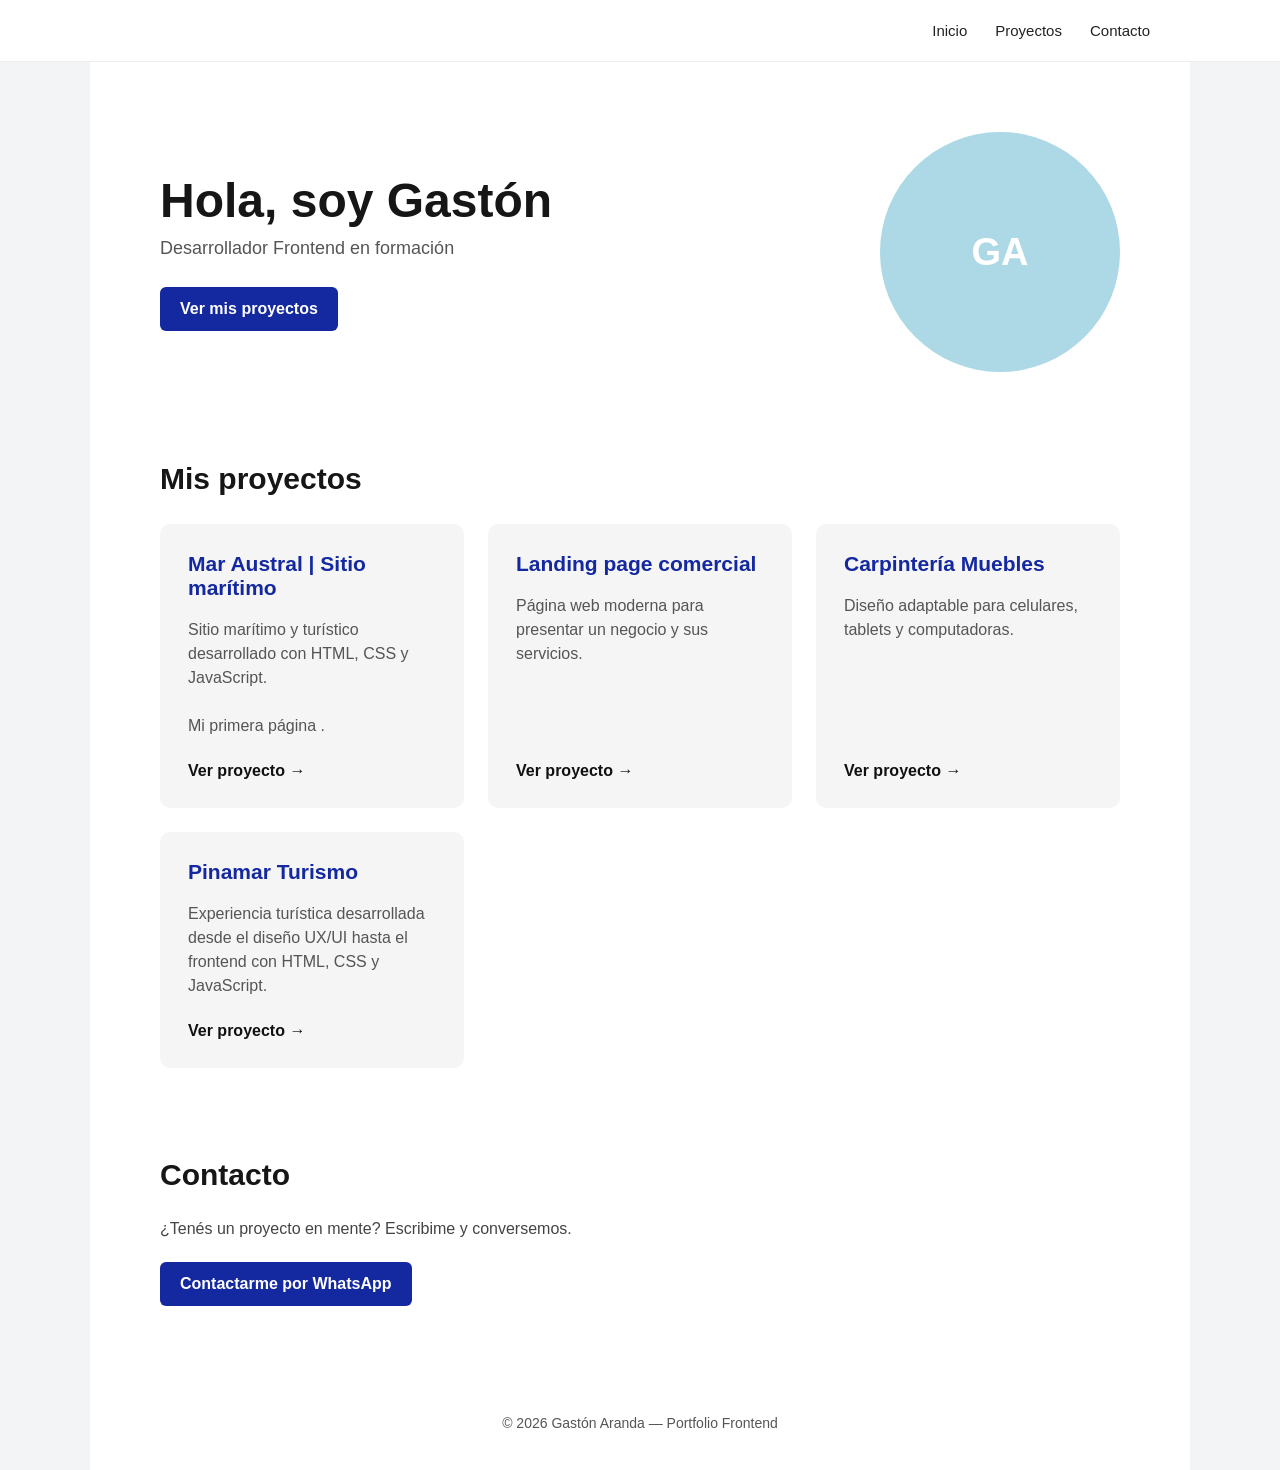
<file: index.html>
<!DOCTYPE html>
<html lang="es">
<head>
  <meta charset="UTF-8">
  <meta name="viewport" content="width=device-width, initial-scale=1.0">

  <title>Gastón Aranda | Portfolio Frontend</title>

  <link rel="stylesheet" href="estilos.css">
</head>

<body>
  <header>
    <nav class="navegacion">
      <a href="#inicio">Inicio</a>
      <a href="#proyectos">Proyectos</a>
      <a href="#contacto">Contacto</a>
    </nav>
  </header>

  <main class="contenedor">

    <section id="inicio" class="presentacion">
      <div class="presentacion-texto">
        <h1>Hola, soy Gastón</h1>
        <p>Desarrollador Frontend en formación</p>

        <a class="boton-principal" href="#proyectos">
          Ver mis proyectos
        </a>
      </div>

      <div class="avatar">GA</div>
    </section>

    <section id="proyectos" class="proyectos">
      <h2>Mis proyectos</h2>

      <div class="proyectos-lista">

        <article class="proyecto">
          <h3>Mar Austral | Sitio marítimo</h3>
          <p>Sitio marítimo y turístico desarrollado con HTML, CSS y JavaScript.</p><p>Mi primera página .</p>
          <a href="proyectos/proyecto-maritimo-ushuaia/index.html">Ver proyecto →</a>
        </article>

        <article class="proyecto">
          <h3>Landing page comercial</h3>
          <p>Página web moderna para presentar un negocio y sus servicios.</p>
          <a href="proyectos/servicios-profesionales/index.html">Ver proyecto →</a>
        </article>

        <article class="proyecto">
          <h3>Carpintería Muebles</h3>
          <p>Diseño adaptable para celulares, tablets y computadoras.</p>
          <a href="proyectos/Carpinteria-muebles/index.html">Ver proyecto →</a>
        </article>

        <article class="proyecto">
    <h3>Pinamar Turismo</h3>

    <p>
        Experiencia turística desarrollada desde el diseño UX/UI
        hasta el frontend con HTML, CSS y JavaScript.
    </p>

    <a href="proyectos/pinamar-turismo/index.html">
        Ver proyecto →
    </a>
</article>

      </div>
    </section>

    <section id="contacto" class="contacto">
      <h2>Contacto</h2>
      <p>¿Tenés un proyecto en mente? Escribime y conversemos.</p>

      <a
        class="boton-contacto"
        href="https://wa.me/5492901488020?text=Hola%2C%20vi%20tu%20portfolio%20y%20quiero%20hacerte%20una%20consulta."
        target="_blank"
        rel="noopener noreferrer"
      >
        Contactarme por WhatsApp
      </a>
    </section>

  </main>

  <footer>
    <p>© 2026 Gastón Aranda — Portfolio Frontend</p>
  </footer>
</body>
</html>
</file>
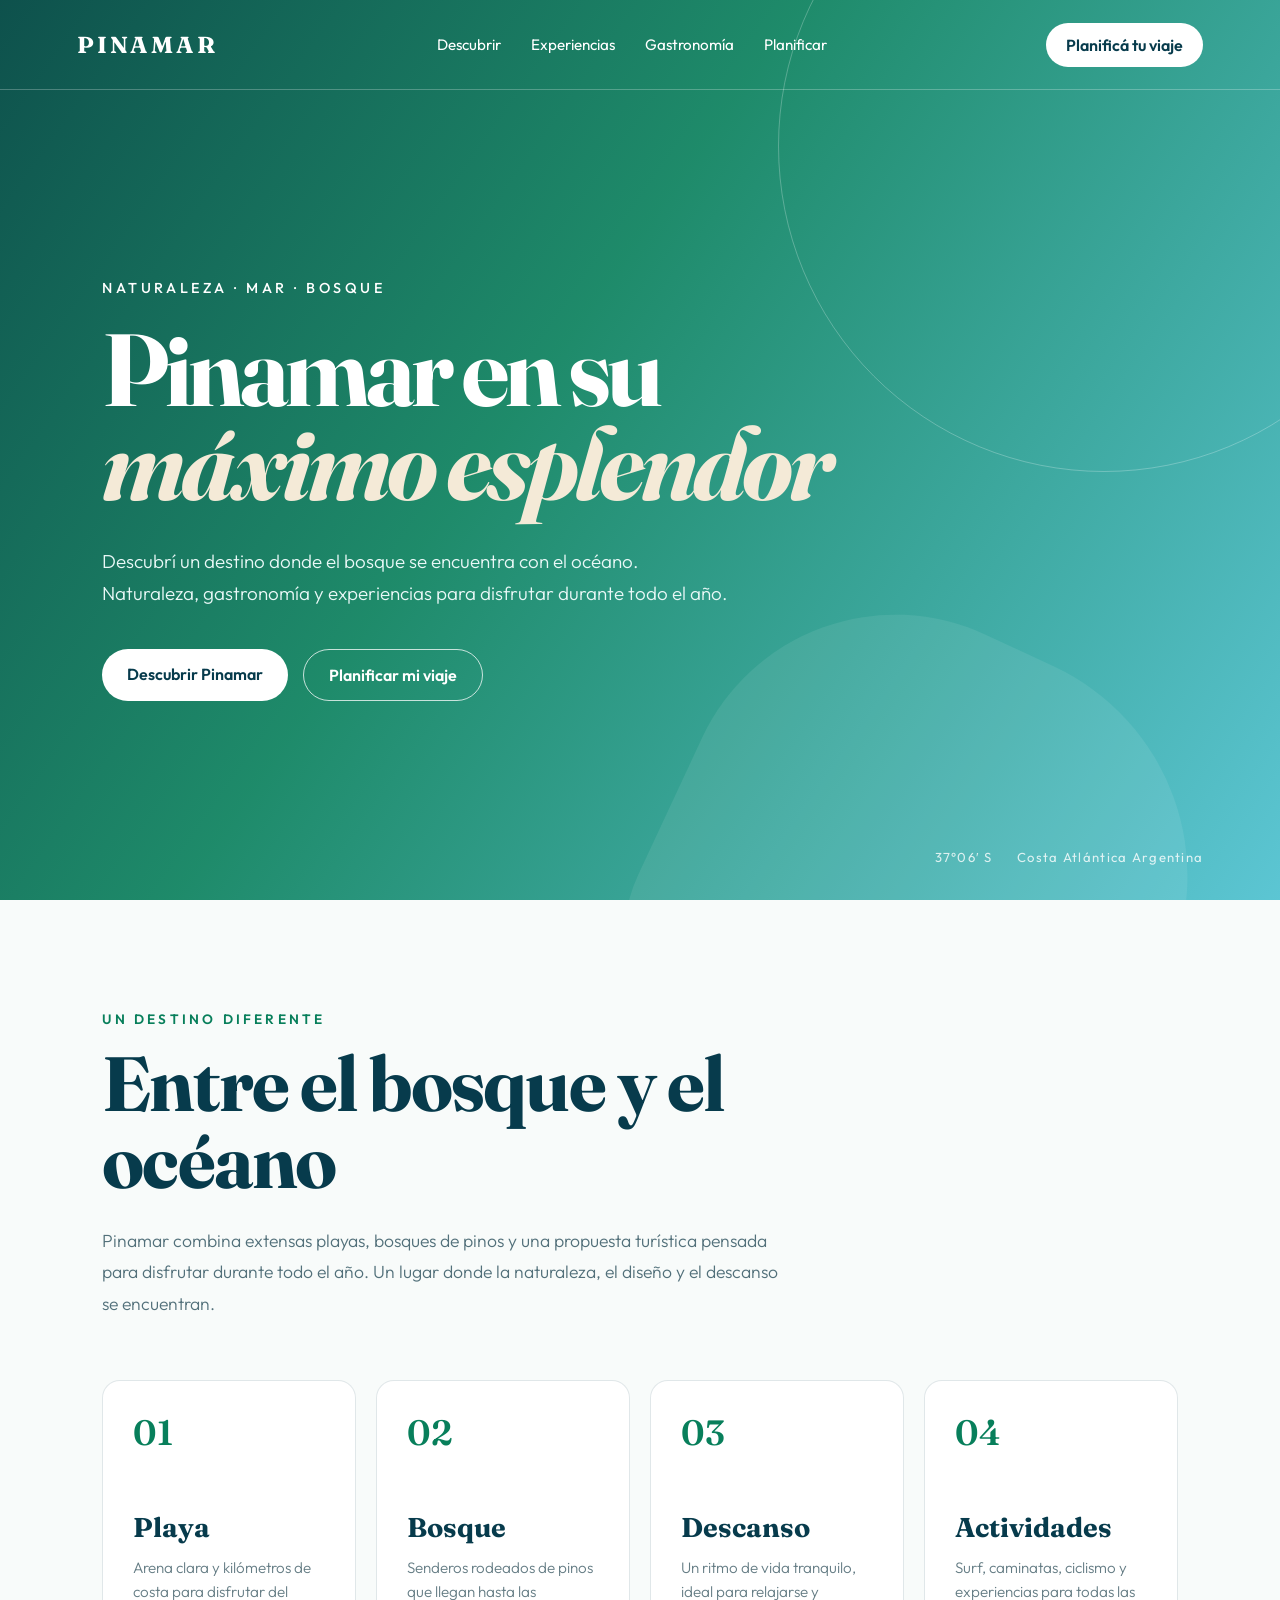
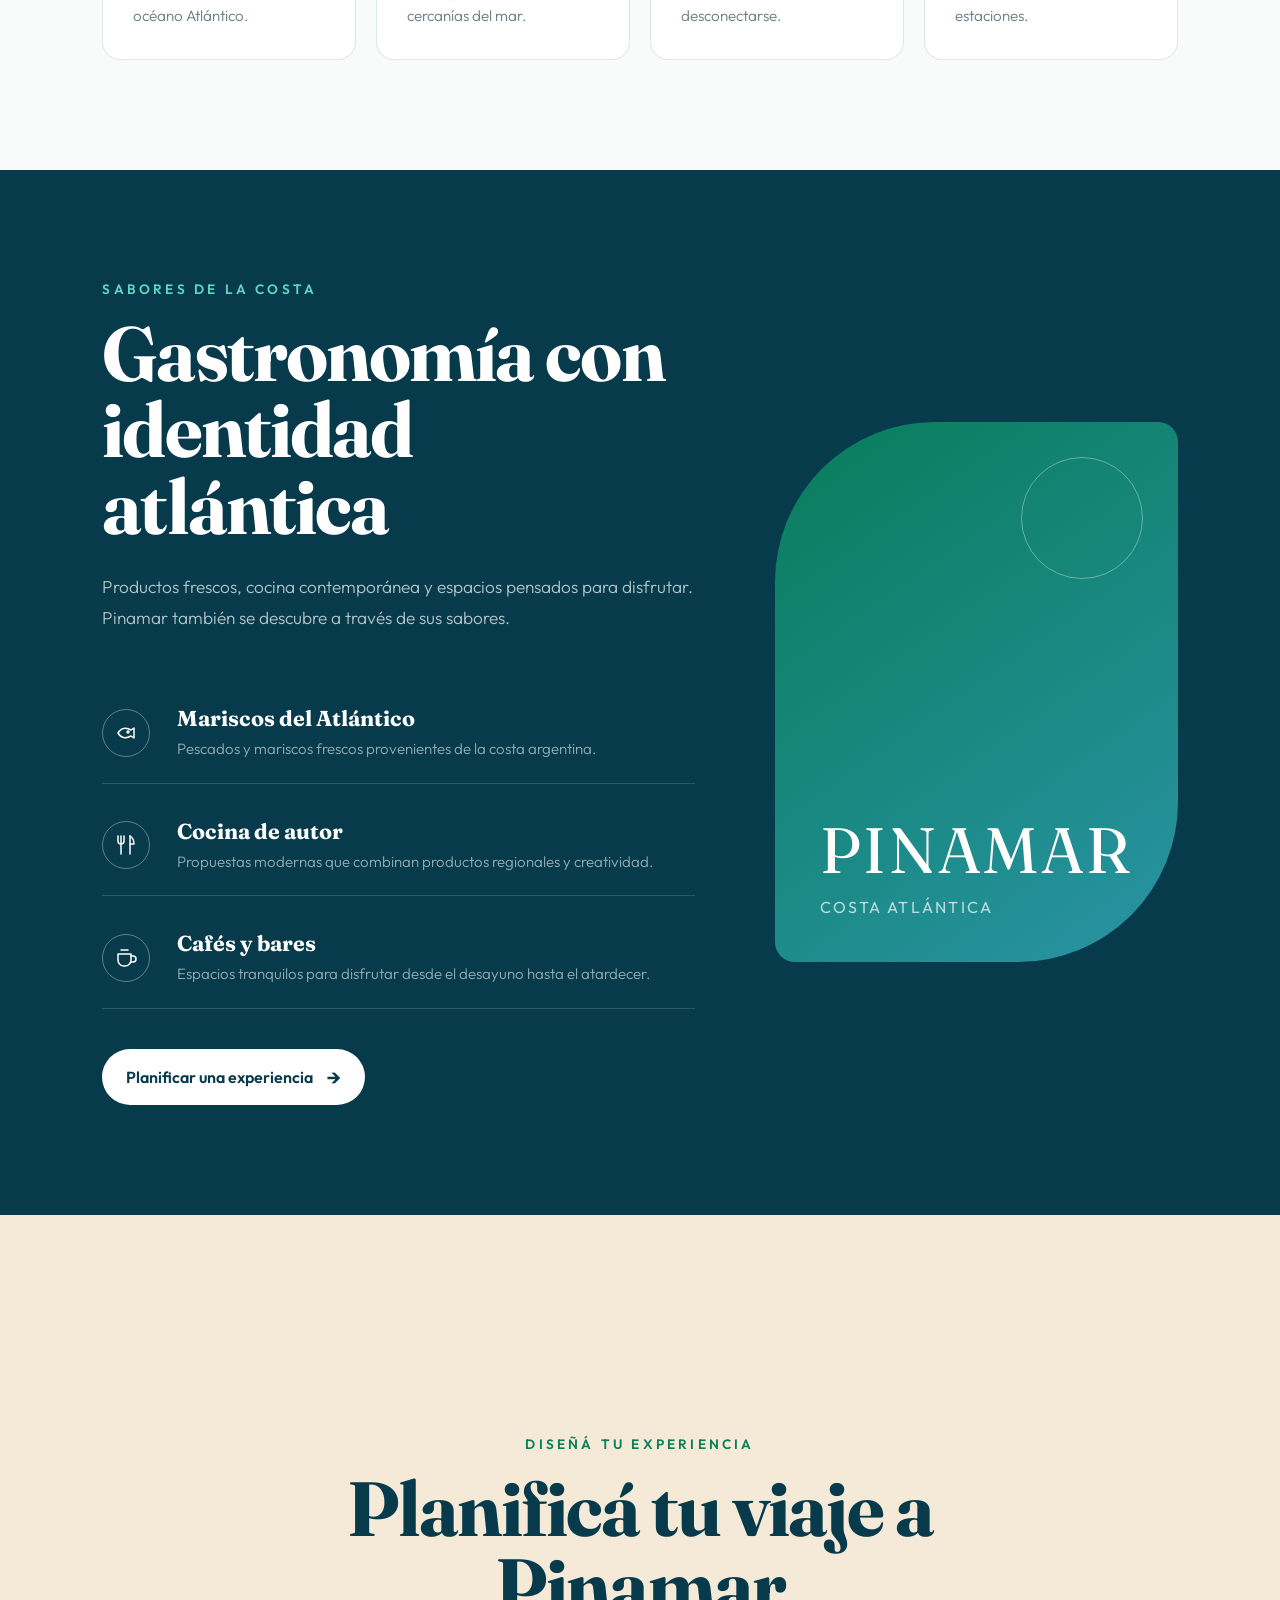
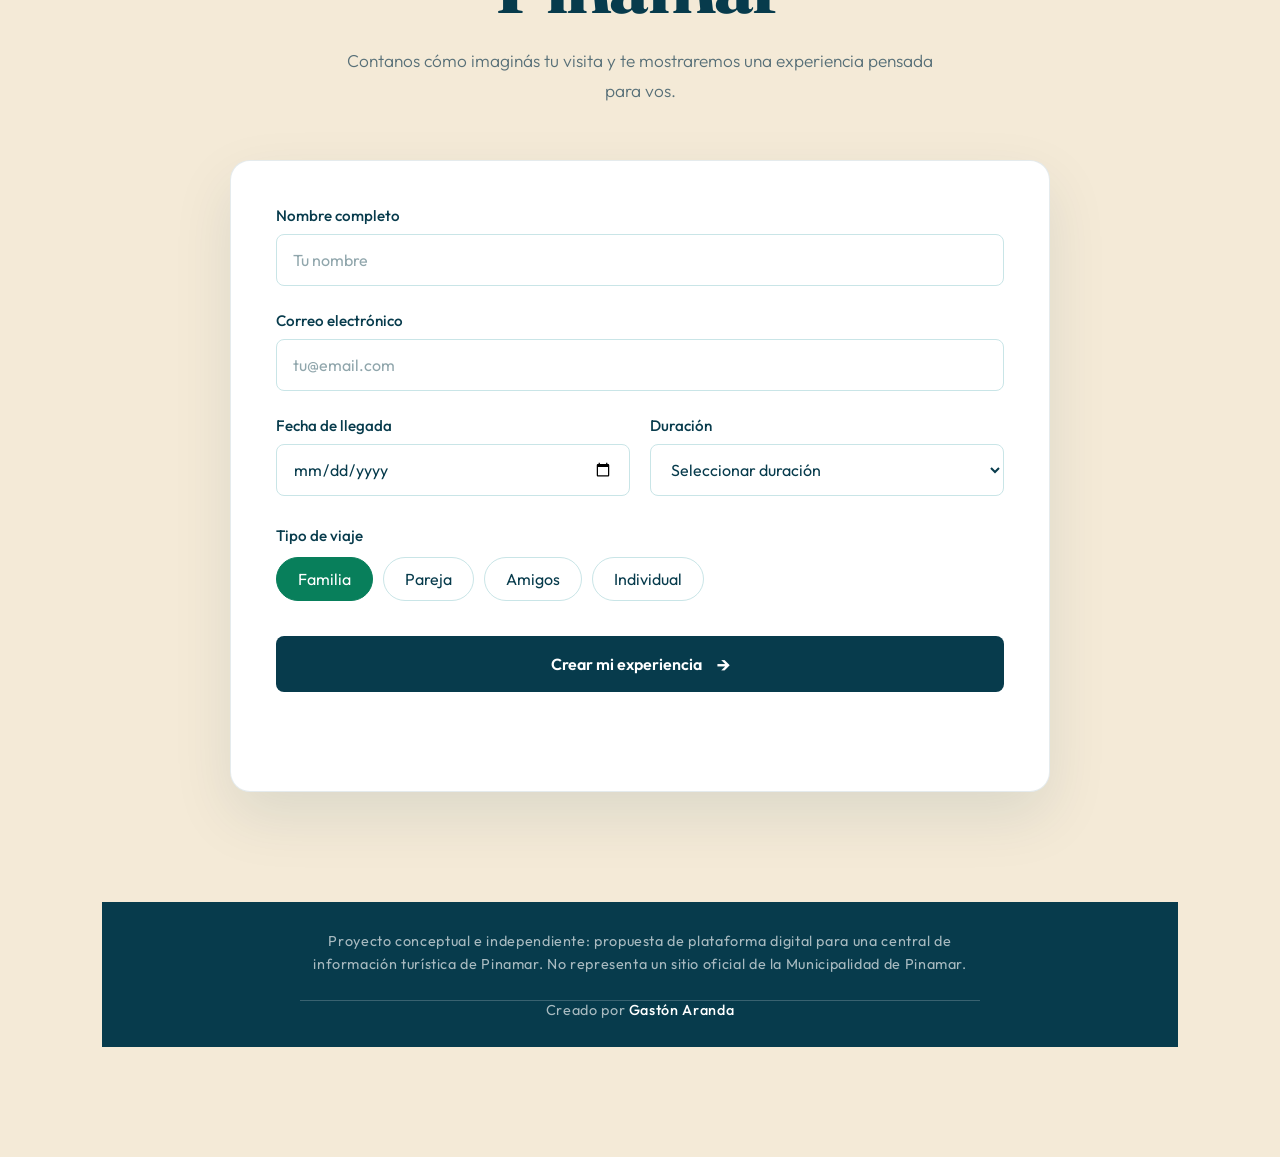
<file: proyectos/pinamar-turismo/index.html>
<!DOCTYPE html>
<html lang="es">
<head>
    <meta charset="UTF-8">
    <meta name="viewport" content="width=device-width, initial-scale=1.0">

    <title>Pinamar en su máximo esplendor</title>

    <link rel="stylesheet" href="estilos.css">
</head>

<body>

    <header class="encabezado">
        <a href="#" class="marca">PINAMAR</a>

        <nav class="navegacion">
            <a href="#descubrir">Descubrir</a>
            <a href="#experiencias">Experiencias</a>
            <a href="#gastronomia">Gastronomía</a>
            <a href="#planificar">Planificar</a>
        </nav>

        <a href="#planificar" class="boton-menu">
            Planificá tu viaje
        </a>
    </header>

    <main>

        <section class="portada">

            <div class="contenido-portada">
                <p class="etiqueta">Naturaleza · Mar · Bosque</p>

                <h1>
                    Pinamar en su
                    <span>máximo esplendor</span>
                </h1>

                <p class="descripcion-portada">
                    Descubrí un destino donde el bosque se encuentra con el
                    océano. Naturaleza, gastronomía y experiencias para disfrutar
                    durante todo el año.
                </p>

                <div class="acciones-portada">
                    <a href="#descubrir" class="boton-principal">
                        Descubrir Pinamar
                    </a>

                    <a href="#planificar" class="boton-secundario">
                        Planificar mi viaje
                    </a>
                </div>
            </div>

            <div class="detalle-portada">
                <span>37°06′ S</span>
                <span>Costa Atlántica Argentina</span>
            </div>

        </section>
                <section class="descubrir" id="descubrir">

            <div class="encabezado-seccion">
                <p class="subtitulo-seccion">Un destino diferente</p>

                <h2>Entre el bosque y el océano</h2>

                <p>
                    Pinamar combina extensas playas, bosques de pinos y una
                    propuesta turística pensada para disfrutar durante todo el año.
                    Un lugar donde la naturaleza, el diseño y el descanso se
                    encuentran.
                </p>
            </div>

            <div class="tarjetas-experiencias">

                <article class="tarjeta">
                    <span class="numero-tarjeta">01</span>
                    <h3>Playa</h3>
                    <p>
                        Arena clara y kilómetros de costa para disfrutar del
                        océano Atlántico.
                    </p>
                </article>

                <article class="tarjeta">
                    <span class="numero-tarjeta">02</span>
                    <h3>Bosque</h3>
                    <p>
                        Senderos rodeados de pinos que llegan hasta las cercanías
                        del mar.
                    </p>
                </article>

                <article class="tarjeta">
                    <span class="numero-tarjeta">03</span>
                    <h3>Descanso</h3>
                    <p>
                        Un ritmo de vida tranquilo, ideal para relajarse y
                        desconectarse.
                    </p>
                </article>

                <article class="tarjeta">
                    <span class="numero-tarjeta">04</span>
                    <h3>Actividades</h3>
                    <p>
                        Surf, caminatas, ciclismo y experiencias para todas las
                        estaciones.
                    </p>
                </article>

            </div>

        </section>

    </main>

    <script src="script.js"></script>
</body>
</html>
        <section class="gastronomia" id="gastronomia">

            <div class="contenido-gastronomia">

                <p class="subtitulo-gastronomia">Sabores de la costa</p>

                <h2>Gastronomía con identidad atlántica</h2>

                <p class="introduccion-gastronomia">
                    Productos frescos, cocina contemporánea y espacios pensados
                    para disfrutar. Pinamar también se descubre a través de sus
                    sabores.
                </p>

                <div class="lista-gastronomia">

                    <article class="item-gastronomia">
                        <span class="icono-gastronomia">
                            <svg viewBox="0 0 24 24">
                                <path d="M4 12c3-5 8-6 13-3l3-2v10l-3-2c-5 3-10 2-13-3Z"></path>
                                <circle cx="14" cy="11" r="1"></circle>
                            </svg>
                        </span>

                        <div>
                            <h3>Mariscos del Atlántico</h3>
                            <p>
                                Pescados y mariscos frescos provenientes de la
                                costa argentina.
                            </p>
                        </div>
                    </article>

                    <article class="item-gastronomia">
                        <span class="icono-gastronomia">
                            <svg viewBox="0 0 24 24">
                                <path d="M7 3v8"></path>
                                <path d="M4 3v5c0 2 1 3 3 3s3-1 3-3V3"></path>
                                <path d="M7 11v10"></path>
                                <path d="M16 3v18"></path>
                                <path d="M16 3c3 2 4 5 4 8h-4"></path>
                            </svg>
                        </span>

                        <div>
                            <h3>Cocina de autor</h3>
                            <p>
                                Propuestas modernas que combinan productos
                                regionales y creatividad.
                            </p>
                        </div>
                    </article>

                    <article class="item-gastronomia">
                        <span class="icono-gastronomia">
                            <svg viewBox="0 0 24 24">
                                <path d="M4 8h13v6a6 6 0 0 1-6 6H10a6 6 0 0 1-6-6V8Z"></path>
                                <path d="M17 10h2a3 3 0 0 1 0 6h-2"></path>
                                <path d="M7 4h7"></path>
                            </svg>
                        </span>

                        <div>
                            <h3>Cafés y bares</h3>
                            <p>
                                Espacios tranquilos para disfrutar desde el
                                desayuno hasta el atardecer.
                            </p>
                        </div>
                    </article>

                </div>

                <a href="#planificar" class="boton-gastronomia">
                    Planificar una experiencia
                    <span>→</span>
                </a>

            </div>

            <div class="decoracion-gastronomia">
                <span>PINAMAR</span>
                <p>Costa Atlántica</p>
            </div>

        </section>

        <section class="planificar" id="planificar">
            <!-- Aquí queda todo el código del formulario -->
        <section class="planificar" id="planificar">

            <div class="encabezado-formulario">
                <p class="subtitulo-seccion">Diseñá tu experiencia</p>

                <h2>Planificá tu viaje a Pinamar</h2>

                <p>
                    Contanos cómo imaginás tu visita y te mostraremos una
                    experiencia pensada para vos.
                </p>
            </div>

            <form class="formulario-viaje">

                <div class="grupo-campo">
                    <label for="nombre">Nombre completo</label>
                    <input
                        type="text"
                        id="nombre"
                        name="nombre"
                        placeholder="Tu nombre"
                        required
                    >
                </div>

                <div class="grupo-campo">
                    <label for="correo">Correo electrónico</label>
                    <input
                        type="email"
                        id="correo"
                        name="correo"
                        placeholder="tu@email.com"
                        required
                    >
                </div>

                <div class="fila-formulario">

                    <div class="grupo-campo">
                        <label for="fecha">Fecha de llegada</label>
                        <input
                            type="date"
                            id="fecha"
                            name="fecha"
                            required
                        >
                    </div>

                    <div class="grupo-campo">
                        <label for="duracion">Duración</label>

                        <select id="duracion" name="duracion">
                            <option value="">Seleccionar duración</option>
                            <option value="fin-semana">Fin de semana</option>
                            <option value="cinco-dias">5 días</option>
                            <option value="una-semana">Una semana</option>
                            <option value="mas-semana">Más de una semana</option>
                        </select>
                    </div>

                </div>

                <fieldset class="grupo-tipo-viaje">
                    <legend>Tipo de viaje</legend>

                    <div class="opciones-viaje">

                        <label>
                            <input
                                type="radio"
                                name="tipo-viaje"
                                value="familia"
                                checked
                            >
                            <span>Familia</span>
                        </label>

                        <label>
                            <input
                                type="radio"
                                name="tipo-viaje"
                                value="pareja"
                            >
                            <span>Pareja</span>
                        </label>

                        <label>
                            <input
                                type="radio"
                                name="tipo-viaje"
                                value="amigos"
                            >
                            <span>Amigos</span>
                        </label>

                        <label>
                            <input
                                type="radio"
                                name="tipo-viaje"
                                value="individual"
                            >
                            <span>Individual</span>
                        </label>

                    </div>
                </fieldset>

                <button type="submit" class="boton-formulario">
                    Crear mi experiencia
                    <span>→</span>
                </button>

            </form>

        </section>
            </main>
               <footer class="firma-personal">
                <p class="aviso-conceptual">
    Proyecto conceptual e independiente: propuesta de plataforma digital
    para una central de información turística de Pinamar.
    No representa un sitio oficial de la Municipalidad de Pinamar.
</p>
    <p>Creado por <strong>Gastón Aranda</strong></p>
</footer>

    <script src="script.js"></script>
</body>
</html>
</file>
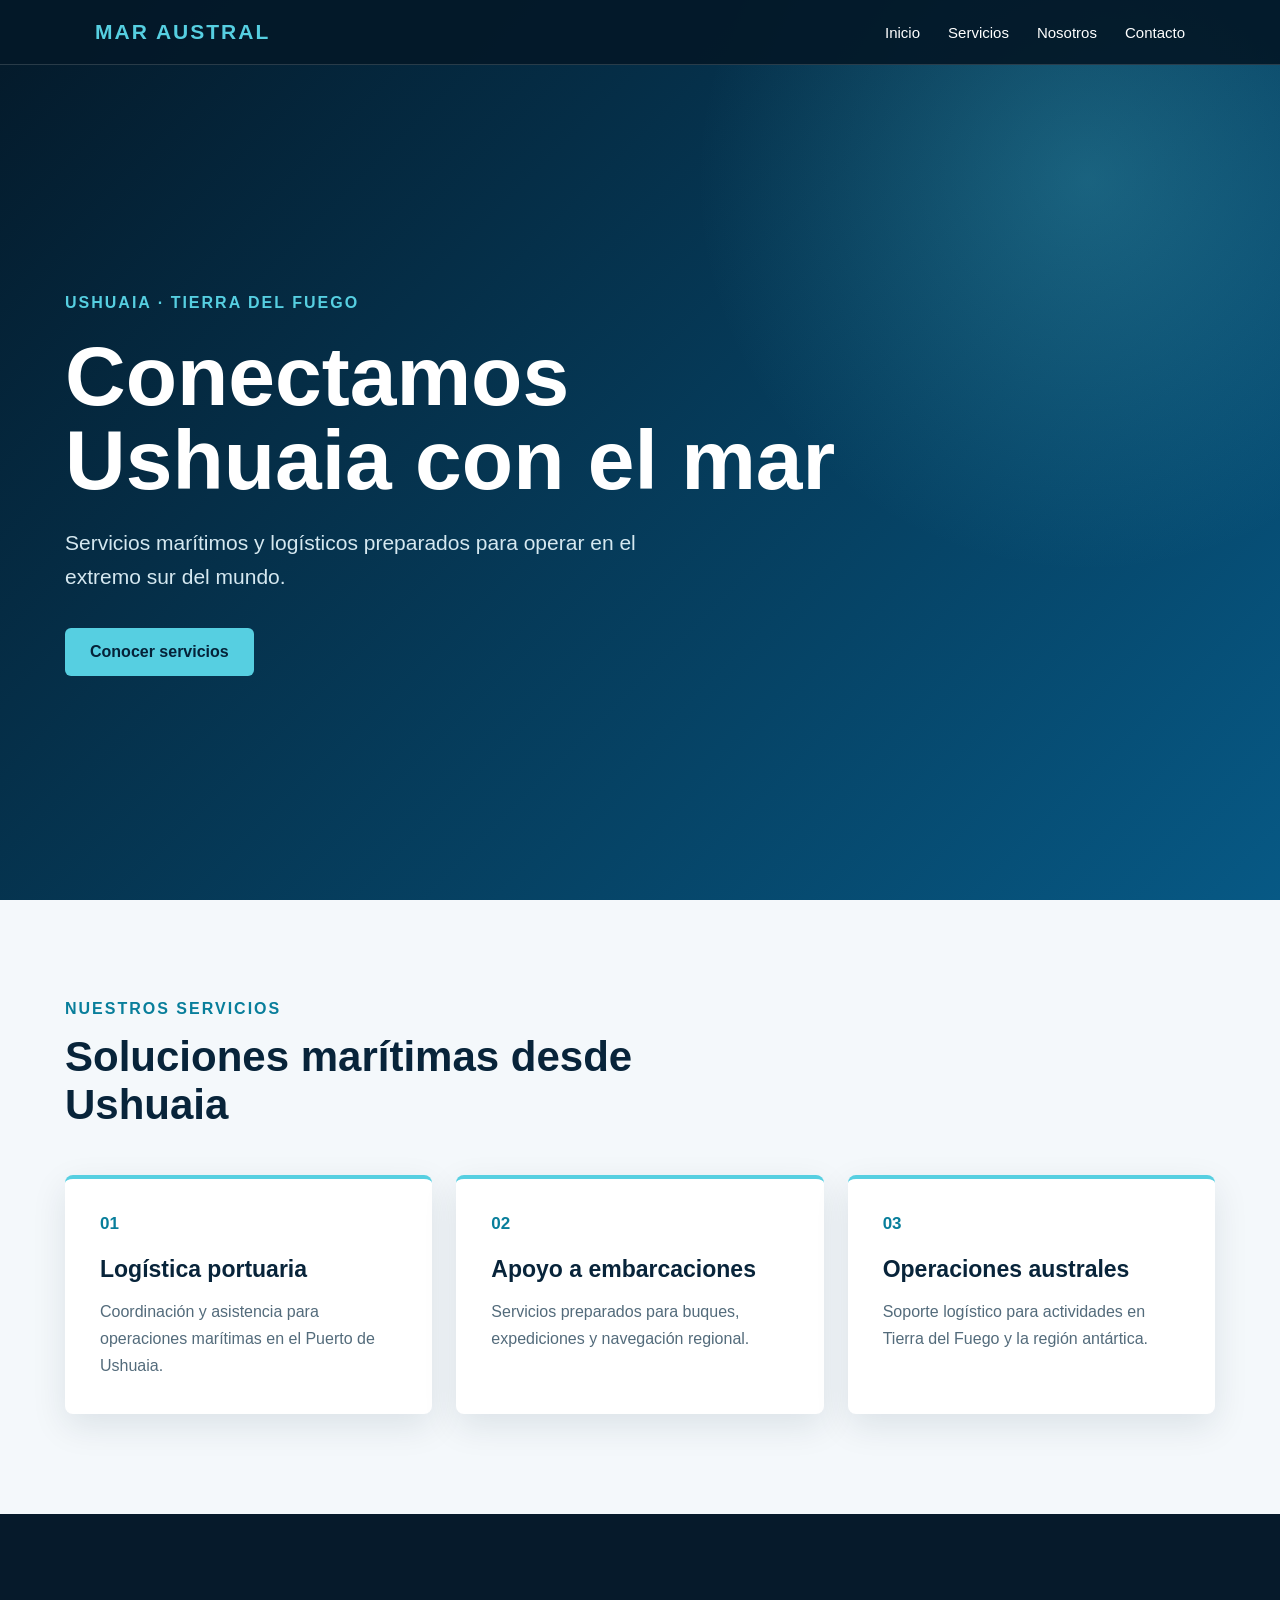
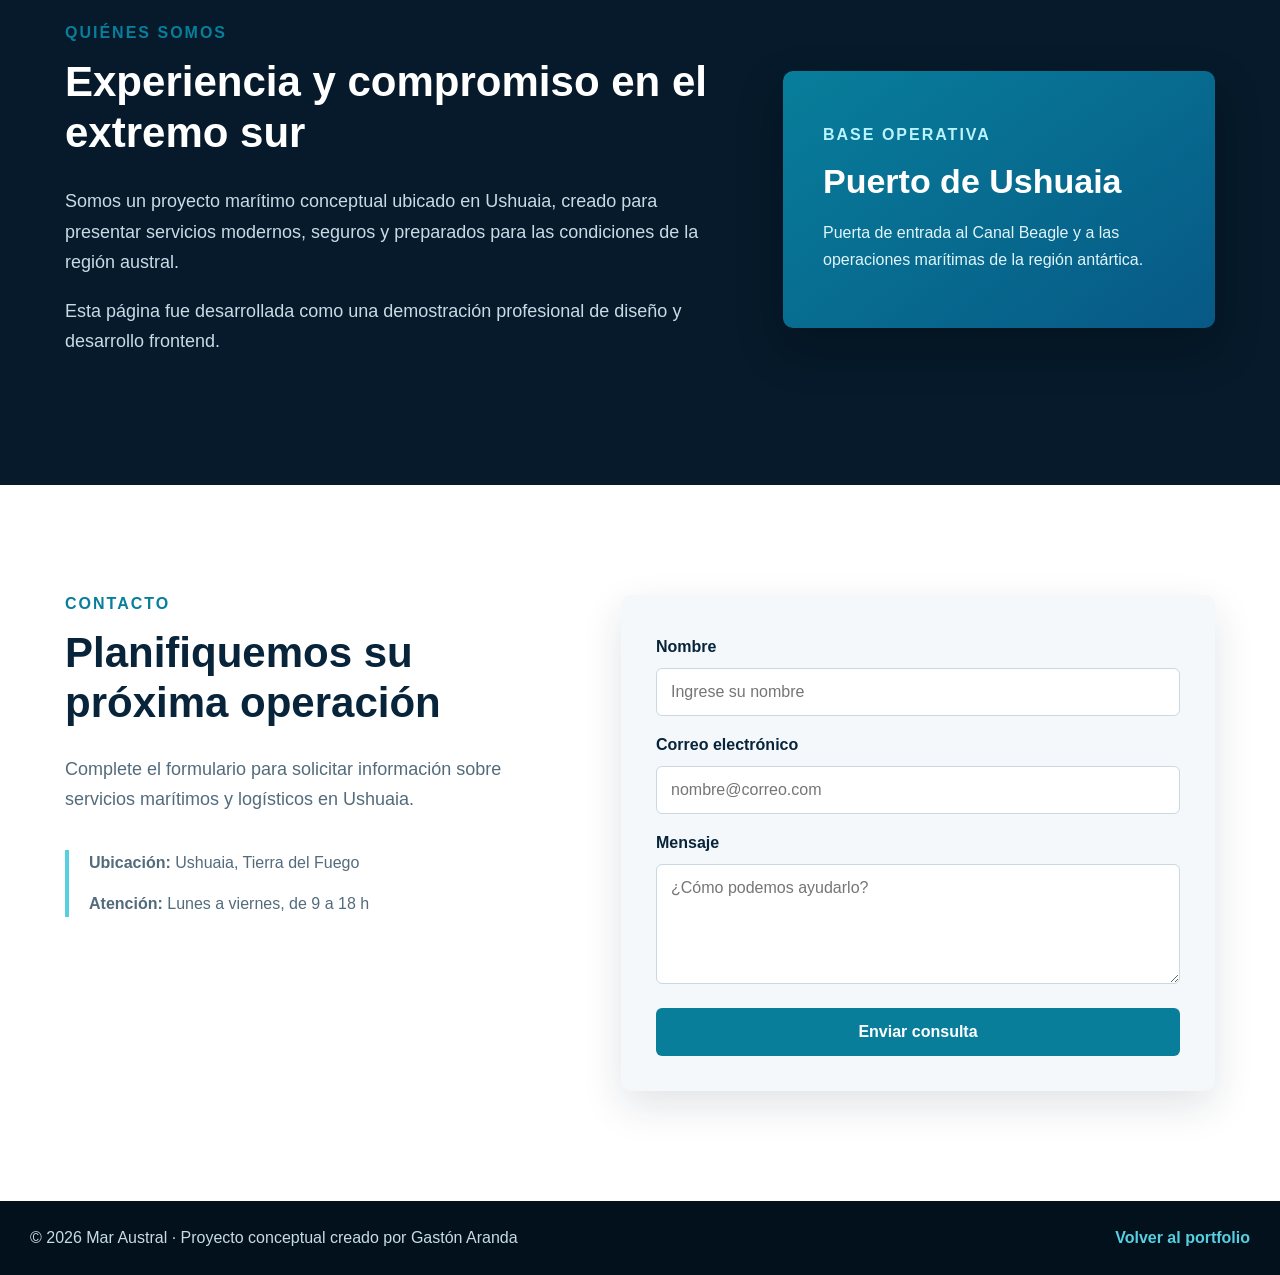
<file: proyectos/proyecto-maritimo-ushuaia/index.html>
<!DOCTYPE html>
<html lang="es">
<head>
    <meta charset="UTF-8">
    <meta name="viewport" content="width=device-width, initial-scale=1.0">

    <title>Mar Austral | Servicios Marítimos en Ushuaia</title>

    <link rel="stylesheet" href="estilos.css">
</head>

<body>
    <header class="encabezado">
        <nav class="navegacion">
            <a href="#inicio" class="logo">MAR AUSTRAL</a>

            <div class="enlaces">
                <a href="#inicio">Inicio</a>
                <a href="#servicios">Servicios</a>
                <a href="#nosotros">Nosotros</a>
                <a href="#contacto">Contacto</a>
            </div>
        </nav>
    </header>

    <main>
        <section class="inicio" id="inicio">
            <div class="contenido-inicio">
                <span class="ubicacion">
                    Ushuaia · Tierra del Fuego
                </span>

                <h1>Conectamos Ushuaia con el mar</h1>

                <p>
                    Servicios marítimos y logísticos preparados para operar
                    en el extremo sur del mundo.
                </p>

                <a href="#servicios" class="boton">
                    Conocer servicios
                </a>
            </div>
        </section>

        <section class="servicios" id="servicios">
            <div class="contenedor">
                <span class="subtitulo">Nuestros servicios</span>

                <h2>Soluciones marítimas desde Ushuaia</h2>

                <div class="tarjetas">
                    <article class="tarjeta">
                        <span class="numero">01</span>

                        <h3>Logística portuaria</h3>

                        <p>
                            Coordinación y asistencia para operaciones
                            marítimas en el Puerto de Ushuaia.
                        </p>
                    </article>

                    <article class="tarjeta">
                        <span class="numero">02</span>

                        <h3>Apoyo a embarcaciones</h3>

                        <p>
                            Servicios preparados para buques,
                            expediciones y navegación regional.
                        </p>
                    </article>

                    <article class="tarjeta">
                        <span class="numero">03</span>

                        <h3>Operaciones australes</h3>

                        <p>
                            Soporte logístico para actividades en
                            Tierra del Fuego y la región antártica.
                        </p>
                    </article>
                </div>
            </div>
        </section>

        <section class="nosotros" id="nosotros">
            <div class="contenedor nosotros-grid">
                <div class="texto-nosotros">
                    <span class="subtitulo">Quiénes somos</span>

                    <h2>
                        Experiencia y compromiso en el extremo sur
                    </h2>

                    <p>
                        Somos un proyecto marítimo conceptual ubicado
                        en Ushuaia, creado para presentar servicios
                        modernos, seguros y preparados para las
                        condiciones de la región austral.
                    </p>

                    <p>
                        Esta página fue desarrollada como una
                        demostración profesional de diseño y
                        desarrollo frontend.
                    </p>
                </div>

                <div class="panel-austral">
                    <span>Base operativa</span>

                    <h3>Puerto de Ushuaia</h3>

                    <p>
                        Puerta de entrada al Canal Beagle y a las
                        operaciones marítimas de la región antártica.
                    </p>
                </div>
            </div>
        </section>

        <section class="contacto" id="contacto">
            <div class="contenedor contacto-grid">
                <div class="texto-contacto">
                    <span class="subtitulo">Contacto</span>

                    <h2>
                        Planifiquemos su próxima operación
                    </h2>

                    <p>
                        Complete el formulario para solicitar
                        información sobre servicios marítimos
                        y logísticos en Ushuaia.
                    </p>

                    <div class="datos-contacto">
                        <p>
                            <strong>Ubicación:</strong>
                            Ushuaia, Tierra del Fuego
                        </p>

                        <p>
                            <strong>Atención:</strong>
                            Lunes a viernes, de 9 a 18 h
                        </p>
                    </div>
                </div>

                <form class="formulario">
                    <label for="nombre">Nombre</label>

                    <input
                        type="text"
                        id="nombre"
                        placeholder="Ingrese su nombre"
                    >

                    <label for="email">Correo electrónico</label>

                    <input
                        type="email"
                        id="email"
                        placeholder="nombre@correo.com"
                    >

                    <label for="mensaje">Mensaje</label>

                    <textarea
                        id="mensaje"
                        rows="5"
                        placeholder="¿Cómo podemos ayudarlo?"
                    ></textarea>

                    <button type="submit">
                        Enviar consulta
                    </button>
                </form>
            </div>
        </section>
    </main>

    <footer class="pie">
        <p>
            © 2026 Mar Austral · Proyecto conceptual creado por Gastón Aranda
        </p>

        <a href="../../index.html">
            Volver al portfolio
        </a>
    </footer>
    <script src="script.js"></script>
</body>
</html>
</file>
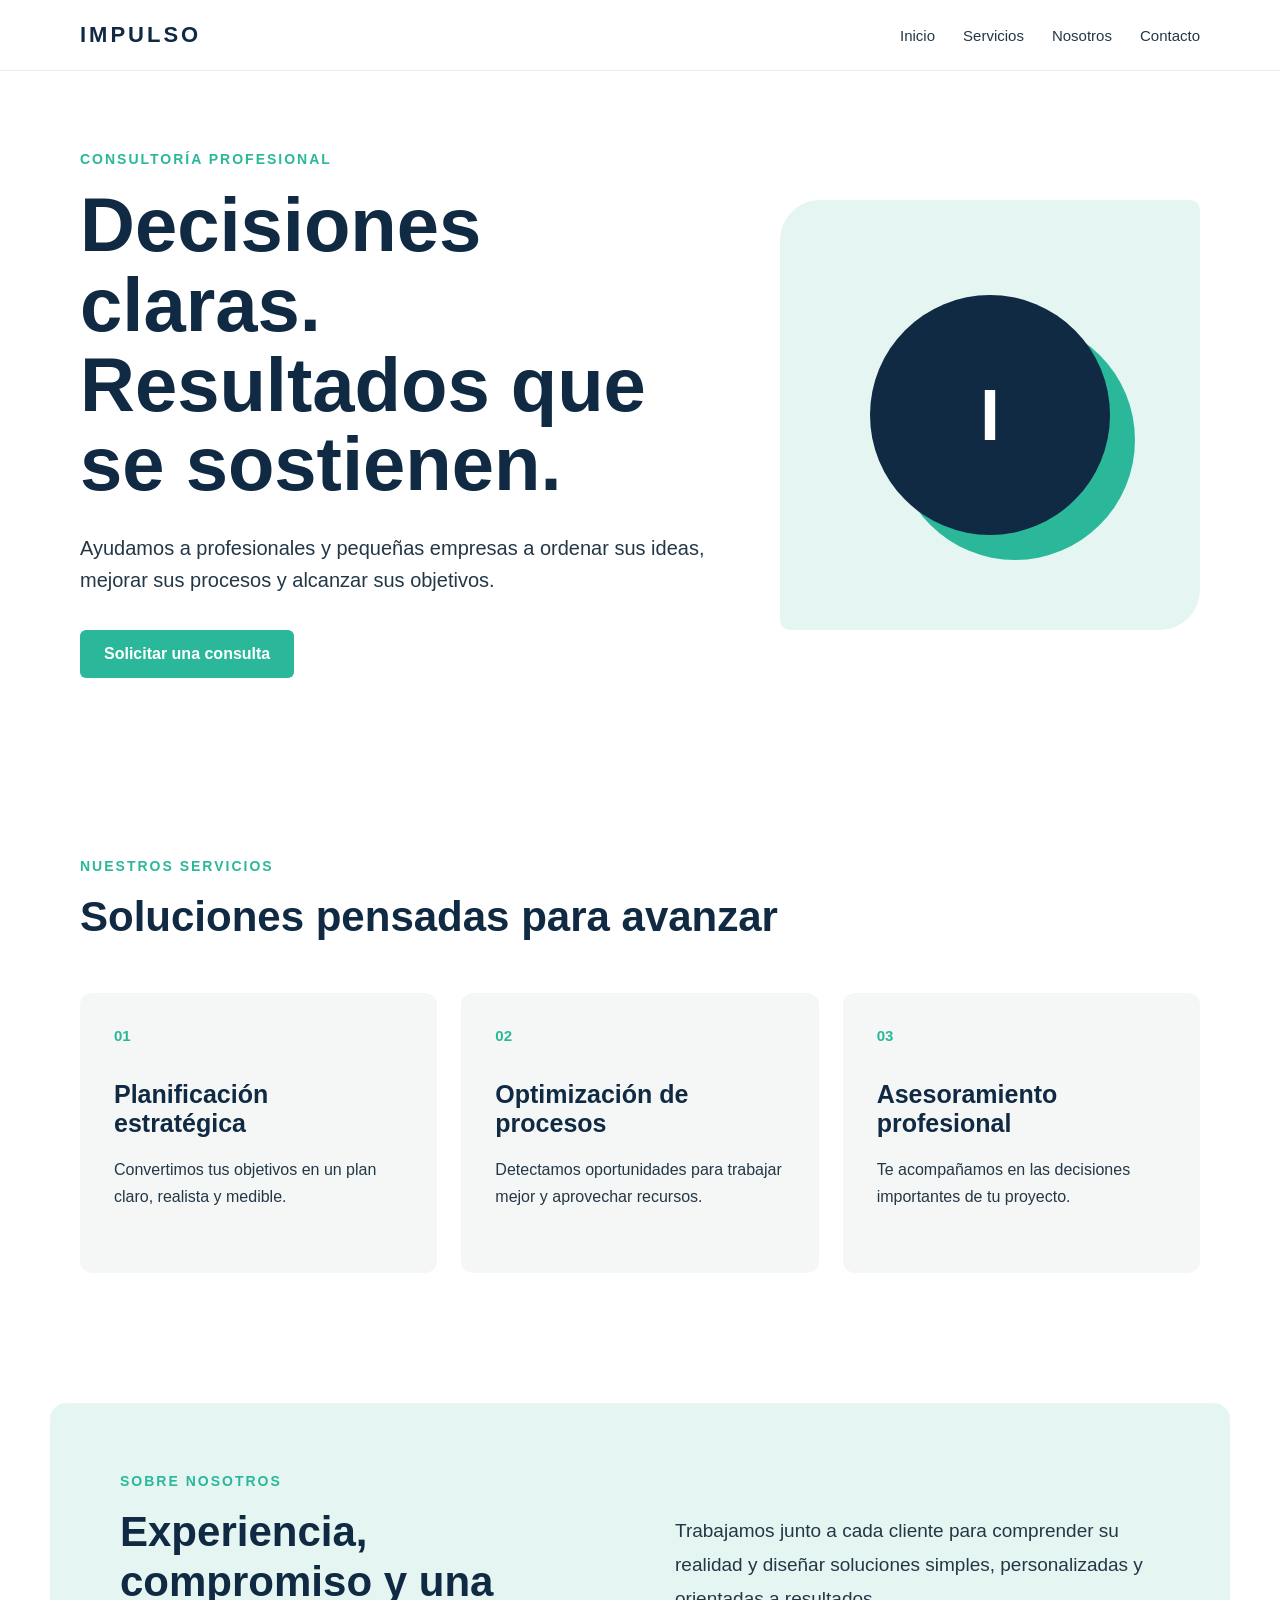
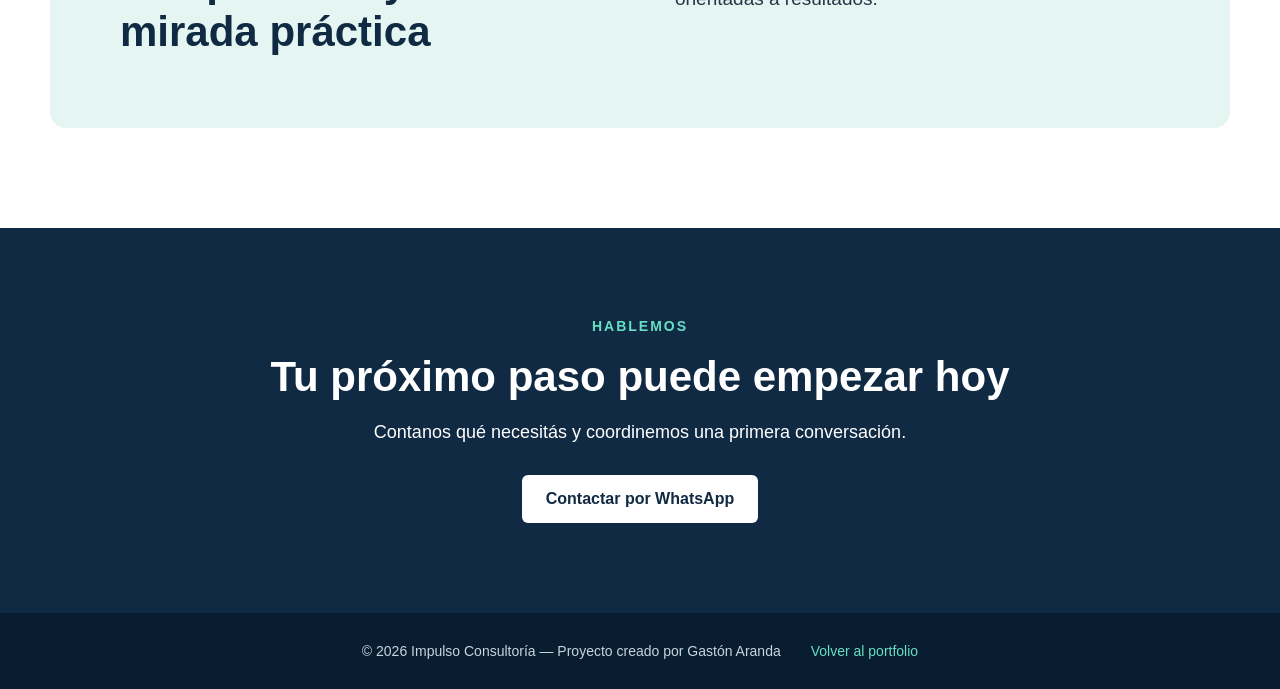
<file: proyectos/servicios-profesionales/index.html>
<!DOCTYPE html>
<html lang="es">
<head>
  <meta charset="UTF-8">
  <meta name="viewport" content="width=device-width, initial-scale=1.0">

  <title>Impulso | Consultoría Profesional</title>

  <link rel="stylesheet" href="estilos.css">
</head>

<body>
  <header class="encabezado">
    <nav class="navegacion">
      <a class="marca" href="#inicio">IMPULSO</a>

      <div class="menu">
        <a href="#inicio">Inicio</a>
        <a href="#servicios">Servicios</a>
        <a href="#nosotros">Nosotros</a>
        <a href="#contacto">Contacto</a>
      </div>
    </nav>
  </header>

  <main>
    <section id="inicio" class="hero">
      <div class="hero-contenido">
        <p class="etiqueta">CONSULTORÍA PROFESIONAL</p>

        <h1>Decisiones claras.<br>Resultados que se sostienen.</h1>

        <p class="descripcion">
          Ayudamos a profesionales y pequeñas empresas a ordenar sus ideas,
          mejorar sus procesos y alcanzar sus objetivos.
        </p>

        <a class="boton" href="#contacto">Solicitar una consulta</a>
      </div>

      <div class="hero-visual">
        <div class="circulo">I</div>
      </div>
    </section>

    <section id="servicios" class="seccion">
      <p class="etiqueta">NUESTROS SERVICIOS</p>
      <h2>Soluciones pensadas para avanzar</h2>

      <div class="tarjetas">
        <article class="tarjeta">
          <span>01</span>
          <h3>Planificación estratégica</h3>
          <p>
            Convertimos tus objetivos en un plan claro, realista y medible.
          </p>
        </article>

        <article class="tarjeta">
          <span>02</span>
          <h3>Optimización de procesos</h3>
          <p>
            Detectamos oportunidades para trabajar mejor y aprovechar recursos.
          </p>
        </article>

        <article class="tarjeta">
          <span>03</span>
          <h3>Asesoramiento profesional</h3>
          <p>
            Te acompañamos en las decisiones importantes de tu proyecto.
          </p>
        </article>
      </div>
    </section>

    <section id="nosotros" class="nosotros">
      <div>
        <p class="etiqueta">SOBRE NOSOTROS</p>
        <h2>Experiencia, compromiso y una mirada práctica</h2>
      </div>

      <p>
        Trabajamos junto a cada cliente para comprender su realidad y diseñar
        soluciones simples, personalizadas y orientadas a resultados.
      </p>
    </section>

    <section id="contacto" class="contacto">
      <p class="etiqueta">HABLEMOS</p>
      <h2>Tu próximo paso puede empezar hoy</h2>
      <p>Contanos qué necesitás y coordinemos una primera conversación.</p>

      <a
        class="boton boton-claro"
        href="https://wa.me/5492901488020?text=Hola%2C%20quiero%20hacer%20una%20consulta."
        target="_blank"
        rel="noopener noreferrer"
      >
        Contactar por WhatsApp
      </a>
    </section>
  </main>

  <footer>
    <p>© 2026 Impulso Consultoría — Proyecto creado por Gastón Aranda</p>
    <a href="../../index.html">Volver al portfolio</a>
  </footer>
</body>
</html>
</file>
<file: estilos.css>
* {
  box-sizing: border-box;
}

html {
  scroll-behavior: smooth;
}

body {
  margin: 0;
  background-color: #f3f4f6;
  color: #161616;
  font-family: Arial, sans-serif;
}

header {
  position: sticky;
  top: 0;
  z-index: 100;
  background-color: white;
  border-bottom: 1px solid #eeeeee;
}

.navegacion {
  max-width: 1100px;
  margin: auto;
  padding: 22px 40px;
  display: flex;
  justify-content: flex-end;
  gap: 28px;
}

.navegacion a {
  color: #222222;
  text-decoration: none;
  font-size: 15px;
}

.navegacion a:hover {
  color: #1428a0;
}

.contenedor {
  max-width: 1100px;
  margin: auto;
  padding: 70px;
  background-color: white;
}

.presentacion {
  display: flex;
  align-items: center;
  justify-content: space-between;
  gap: 50px;
}

.presentacion h1 {
  margin: 0 0 10px;
  font-size: 48px;
}

.presentacion p {
  margin: 0 0 28px;
  color: #555555;
  font-size: 18px;
}

.avatar {
  width: 240px;
  height: 240px;
  flex-shrink: 0;
  display: flex;
  align-items: center;
  justify-content: center;
  border-radius: 50%;
  background-color: lightblue;
  color: white;
  font-size: 38px;
  font-weight: bold;
}

.boton-principal,
.boton-contacto {
  display: inline-block;
  padding: 13px 20px;
  border-radius: 6px;
  background-color: #1428a0;
  color: white;
  text-decoration: none;
  font-weight: bold;
}

.boton-principal:hover,
.boton-contacto:hover {
  background-color: #2942d1;
}

.proyectos {
  margin-top: 90px;
}

.proyectos h2,
.contacto h2 {
  font-size: 30px;
  margin-bottom: 28px;
}

.proyectos-lista {
  display: grid;
  grid-template-columns: repeat(3, 1fr);
  gap: 24px;
}

.proyecto {
  min-height: 220px;
  padding: 28px;
  border-radius: 10px;
  background-color: #f5f5f5;
  display: flex;
  flex-direction: column;
}

.proyecto h3 {
  margin: 0 0 18px;
  color: #1428a0;
  font-size: 21px;
}

.proyecto p {
  margin: 0 0 24px;
  color: #555555;
  line-height: 1.5;
}

.proyecto a {
  margin-top: auto;
  color: #111111;
  text-decoration: none;
  font-weight: bold;
}

.contacto {
  margin-top: 90px;
}

.contacto p {
  margin-bottom: 24px;
  color: #444444;
}

footer {
  max-width: 1100px;
  margin: auto;
  padding: 25px;
  background-color: white;
  text-align: center;
  color: #555555;
  font-size: 14px;
}

#inicio,
#proyectos,
#contacto {
  scroll-margin-top: 90px;
}

@media (max-width: 700px) {
  .navegacion {
    justify-content: center;
    padding: 18px;
    gap: 18px;
  }

  .contenedor {
    padding: 35px 24px;
  }

  .presentacion {
    flex-direction: column;
    align-items: flex-start;
  }

  .presentacion h1 {
    font-size: 34px;
  }

  .avatar {
    width: 160px;
    height: 160px;
    align-self: center;
    font-size: 24px;
  }

  .proyectos {
    margin-top: 65px;
  }

  .proyectos h2,
  .contacto h2 {
    font-size: 24px;
  }

  .proyectos-lista {
    grid-template-columns: 1fr;
  }

  .proyecto {
    min-height: 180px;
    padding: 24px;
  }

  .contacto {
    margin-top: 65px;
  }

  .boton-contacto {
    width: 100%;
    text-align: center;
  }

  footer {
    padding: 20px 24px;
  }
}
</file>
<file: proyectos/pinamar-turismo/estilos.css>
@import url("https://fonts.googleapis.com/css2?family=Fraunces:opsz,wght@9..144,600;9..144,700&family=Outfit:wght@300;400;500;600&display=swap");

:root {
    --azul-marino: #073b4c;
    --verde-bosque: #087f5b;
    --verde-profundo: #045d4a;
    --celeste-oceano: #38b9ca;
    --arena: #f4ead7;
    --blanco: #ffffff;
    --texto-claro: #e9f8f7;
}

* {
    margin: 0;
    padding: 0;
    box-sizing: border-box;
}

html {
    scroll-behavior: smooth;
}

body {
    font-family: "Outfit", sans-serif;
    color: var(--azul-marino);
    background-color: var(--blanco);
}

/* ENCABEZADO */

.encabezado {
    position: absolute;
    top: 0;
    left: 0;
    z-index: 10;

    width: 100%;
    min-height: 90px;
    padding: 20px 6%;

    display: flex;
    align-items: center;
    justify-content: space-between;
    gap: 30px;

    color: var(--blanco);
    border-bottom: 1px solid rgba(255, 255, 255, 0.25);
}

.marca {
    color: var(--blanco);
    font-family: "Fraunces", serif;
    font-size: 1.45rem;
    font-weight: 700;
    letter-spacing: 0.18rem;
    text-decoration: none;
}

.navegacion {
    display: flex;
    align-items: center;
    gap: 30px;
}

.navegacion a {
    position: relative;
    color: var(--blanco);
    font-size: 0.95rem;
    text-decoration: none;
}

.navegacion a::after {
    content: "";
    position: absolute;
    left: 0;
    bottom: -7px;

    width: 0;
    height: 2px;
    background-color: var(--blanco);
    transition: width 0.3s ease;
}

.navegacion a:hover::after {
    width: 100%;
}

.boton-menu {
    padding: 12px 20px;
    color: var(--azul-marino);
    background-color: var(--blanco);
    border-radius: 100px;

    font-weight: 600;
    text-decoration: none;
    transition: transform 0.3s ease, background-color 0.3s ease;
}

.boton-menu:hover {
    transform: translateY(-2px);
    background-color: var(--arena);
}

/* PORTADA */

.portada {
    position: relative;
    min-height: 100vh;
    padding: 150px 8% 70px;

    display: flex;
    align-items: center;

    color: var(--blanco);
    overflow: hidden;

    background:
        linear-gradient(
            125deg,
            rgba(4, 74, 69, 0.96) 0%,
            rgba(8, 127, 91, 0.91) 42%,
            rgba(56, 185, 202, 0.82) 100%
        );
}

.portada::before {
    content: "";
    position: absolute;
    top: -180px;
    right: -150px;

    width: 650px;
    height: 650px;
    border: 1px solid rgba(255, 255, 255, 0.25);
    border-radius: 50%;
}

.portada::after {
    content: "";
    position: absolute;
    right: 8%;
    bottom: -250px;

    width: 520px;
    height: 520px;

    background-color: rgba(255, 255, 255, 0.08);
    border-radius: 48% 52% 65% 35%;
    transform: rotate(25deg);
}

.contenido-portada {
    position: relative;
    z-index: 2;
    width: min(780px, 100%);
}

.etiqueta {
    margin-bottom: 25px;
    font-size: 0.9rem;
    font-weight: 500;
    letter-spacing: 0.22rem;
    text-transform: uppercase;
}

h1 {
    max-width: 850px;
    font-family: "Fraunces", serif;
    font-size: clamp(3.4rem, 8vw, 7.5rem);
    line-height: 0.92;
    letter-spacing: -0.25rem;
}

h1 span {
    display: block;
    color: var(--arena);
    font-style: italic;
}

.descripcion-portada {
    max-width: 630px;
    margin-top: 35px;

    color: var(--texto-claro);
    font-size: 1.18rem;
    font-weight: 300;
    line-height: 1.7;
}

.acciones-portada {
    margin-top: 40px;
    display: flex;
    flex-wrap: wrap;
    gap: 15px;
}

.boton-principal,
.boton-secundario {
    display: inline-block;
    padding: 15px 25px;
    border-radius: 100px;

    font-weight: 600;
    text-decoration: none;
    transition: transform 0.3s ease, background-color 0.3s ease;
}

.boton-principal {
    color: var(--azul-marino);
    background-color: var(--blanco);
}

.boton-secundario {
    color: var(--blanco);
    border: 1px solid rgba(255, 255, 255, 0.75);
}

.boton-principal:hover,
.boton-secundario:hover {
    transform: translateY(-3px);
}

.boton-secundario:hover {
    color: var(--azul-marino);
    background-color: var(--blanco);
}

.detalle-portada {
    position: absolute;
    z-index: 2;
    right: 6%;
    bottom: 35px;

    display: flex;
    gap: 25px;

    color: rgba(255, 255, 255, 0.8);
    font-size: 0.82rem;
    letter-spacing: 0.08rem;
}

/* ADAPTACIÓN PARA CELULARES */

@media (max-width: 850px) {
    .encabezado {
        padding: 20px 5%;
    }

    .navegacion {
        display: none;
    }

    .portada {
        min-height: 100svh;
        padding: 140px 6% 100px;
    }

    h1 {
        font-size: clamp(3rem, 16vw, 5.5rem);
        letter-spacing: -0.12rem;
    }

    .descripcion-portada {
        font-size: 1.05rem;
    }

    .detalle-portada {
        left: 6%;
        right: auto;
        flex-direction: column;
        gap: 5px;
    }
}

@media (max-width: 480px) {
    .boton-menu {
        display: none;
    }

    .acciones-portada {
        flex-direction: column;
        align-items: flex-start;
    }

    .boton-principal,
    .boton-secundario {
        width: 100%;
        text-align: center;
    }
}
/* SECCIÓN DESCUBRIR */

.descubrir {
    padding: 110px 8%;
    background-color: #f8fbfa;
}

.encabezado-seccion {
    max-width: 760px;
    margin-bottom: 60px;
}

.subtitulo-seccion {
    margin-bottom: 18px;

    color: var(--verde-bosque);
    font-size: 0.85rem;
    font-weight: 600;
    letter-spacing: 0.2rem;
    text-transform: uppercase;
}

.encabezado-seccion h2 {
    margin-bottom: 25px;

    color: var(--azul-marino);
    font-family: "Fraunces", serif;
    font-size: clamp(2.7rem, 6vw, 5rem);
    line-height: 1;
    letter-spacing: -0.12rem;
}

.encabezado-seccion > p:last-child {
    max-width: 680px;

    color: #52707a;
    font-size: 1.1rem;
    font-weight: 300;
    line-height: 1.8;
}

/* TARJETAS */

.tarjetas-experiencias {
    display: grid;
    grid-template-columns: repeat(4, 1fr);
    gap: 20px;
}

.tarjeta {
    min-height: 280px;
    padding: 30px;

    display: flex;
    flex-direction: column;

    background-color: var(--blanco);
    border: 1px solid rgba(7, 59, 76, 0.12);
    border-radius: 18px;

    transition:
        transform 0.3s ease,
        box-shadow 0.3s ease,
        background-color 0.3s ease;
}

.tarjeta:hover {
    transform: translateY(-8px);
    background-color: #f0faf7;
    box-shadow: 0 18px 40px rgba(7, 59, 76, 0.12);
}

.numero-tarjeta {
    margin-bottom: auto;

    color: var(--verde-bosque);
    font-family: "Fraunces", serif;
    font-size: 2.2rem;
    font-weight: 600;
}

.tarjeta h3 {
    margin-top: 45px;
    margin-bottom: 12px;

    color: var(--azul-marino);
    font-family: "Fraunces", serif;
    font-size: 1.7rem;
}

.tarjeta p {
    color: #647c84;
    font-size: 0.95rem;
    font-weight: 300;
    line-height: 1.6;
}

/* ADAPTACIÓN DE LAS TARJETAS */

@media (max-width: 1000px) {
    .tarjetas-experiencias {
        grid-template-columns: repeat(2, 1fr);
    }
}

@media (max-width: 550px) {
    .descubrir {
        padding: 80px 6%;
    }

    .tarjetas-experiencias {
        grid-template-columns: 1fr;
    }

    .tarjeta {
        min-height: 230px;
    }
}
/* SECCIÓN GASTRONOMÍA */

.gastronomia {
    position: relative;
    padding: 110px 8%;

    display: grid;
    grid-template-columns: 1.2fr 0.8fr;
    gap: 80px;
    align-items: center;

    color: var(--blanco);
    background-color: var(--azul-marino);
    overflow: hidden;
}

.contenido-gastronomia {
    position: relative;
    z-index: 2;
}

.subtitulo-gastronomia {
    margin-bottom: 18px;

    color: #61d5c2;
    font-size: 0.85rem;
    font-weight: 600;
    letter-spacing: 0.2rem;
    text-transform: uppercase;
}

.gastronomia h2 {
    max-width: 700px;
    margin-bottom: 25px;

    color: var(--blanco);
    font-family: "Fraunces", serif;
    font-size: clamp(2.8rem, 6vw, 5rem);
    line-height: 1;
    letter-spacing: -0.12rem;
}

.introduccion-gastronomia {
    max-width: 620px;

    color: rgba(255, 255, 255, 0.7);
    font-size: 1.08rem;
    font-weight: 300;
    line-height: 1.8;
}

.lista-gastronomia {
    max-width: 680px;
    margin-top: 50px;

    display: flex;
    flex-direction: column;
    gap: 12px;
}

.item-gastronomia {
    padding: 22px 0;

    display: grid;
    grid-template-columns: 55px 1fr;
    gap: 20px;
    align-items: center;

    border-bottom: 1px solid rgba(255, 255, 255, 0.15);
}

.icono-gastronomia {
    width: 48px;
    height: 48px;

    display: flex;
    align-items: center;
    justify-content: center;

    color: var(--blanco);
    border: 1px solid rgba(255, 255, 255, 0.35);
    border-radius: 50%;
}

.icono-gastronomia svg {
    width: 24px;
    height: 24px;

    fill: none;
    stroke: currentColor;
    stroke-width: 1.5;
    stroke-linecap: round;
    stroke-linejoin: round;
}

.item-gastronomia h3 {
    margin-bottom: 6px;

    color: var(--blanco);
    font-family: "Fraunces", serif;
    font-size: 1.35rem;
}

.item-gastronomia p {
    color: rgba(255, 255, 255, 0.58);
    font-size: 0.94rem;
    font-weight: 300;
    line-height: 1.5;
}

.boton-gastronomia {
    width: fit-content;
    margin-top: 40px;
    padding: 15px 24px;

    display: flex;
    align-items: center;
    gap: 14px;

    color: var(--azul-marino);
    background-color: var(--blanco);
    border-radius: 100px;

    font-weight: 600;
    text-decoration: none;
    transition: transform 0.3s ease;
}

.boton-gastronomia:hover {
    transform: translateY(-3px);
}

.boton-gastronomia span {
    font-size: 1.3rem;
}

/* DECORACIÓN LATERAL */

.decoracion-gastronomia {
    position: relative;
    z-index: 1;

    min-height: 540px;
    padding: 45px;

    display: flex;
    flex-direction: column;
    justify-content: flex-end;

    background:
        linear-gradient(
            145deg,
            rgba(8, 127, 91, 0.96),
            rgba(56, 185, 202, 0.7)
        );

    border-radius: 160px 20px 160px 20px;
}

.decoracion-gastronomia::before {
    content: "";
    position: absolute;
    top: 35px;
    right: 35px;

    width: 120px;
    height: 120px;

    border: 1px solid rgba(255, 255, 255, 0.35);
    border-radius: 50%;
}

.decoracion-gastronomia span {
    color: var(--blanco);
    font-family: "Fraunces", serif;
    font-size: clamp(2.5rem, 5vw, 5rem);
    letter-spacing: 0.15rem;
}

.decoracion-gastronomia p {
    margin-top: 8px;
    color: rgba(255, 255, 255, 0.7);
    letter-spacing: 0.14rem;
    text-transform: uppercase;
}

/* ADAPTACIÓN PARA PANTALLAS PEQUEÑAS */

@media (max-width: 900px) {
    .gastronomia {
        grid-template-columns: 1fr;
        gap: 60px;
    }

    .decoracion-gastronomia {
        min-height: 300px;
        border-radius: 100px 20px 100px 20px;
    }
}

@media (max-width: 550px) {
    .gastronomia {
        padding: 80px 6%;
    }

    .item-gastronomia {
        grid-template-columns: 45px 1fr;
    }

    .icono-gastronomia {
        width: 42px;
        height: 42px;
    }

    .decoracion-gastronomia {
        min-height: 240px;
        padding: 30px;
    }
}
/* SECCIÓN PLANIFICAR */

.planificar {
    padding: 110px 8%;
    background-color: var(--arena);
}

.encabezado-formulario {
    max-width: 720px;
    margin: 0 auto 55px;
    text-align: center;
}

.encabezado-formulario h2 {
    margin-bottom: 22px;

    color: var(--azul-marino);
    font-family: "Fraunces", serif;
    font-size: clamp(2.8rem, 6vw, 5rem);
    line-height: 1;
    letter-spacing: -0.12rem;
}

.encabezado-formulario > p:last-child {
    max-width: 620px;
    margin: 0 auto;

    color: #587078;
    font-size: 1.08rem;
    font-weight: 300;
    line-height: 1.7;
}

/* FORMULARIO */

.formulario-viaje {
    max-width: 820px;
    margin: 0 auto;
    padding: 45px;

    display: flex;
    flex-direction: column;
    gap: 25px;

    background-color: var(--blanco);
    border: 1px solid rgba(7, 59, 76, 0.1);
    border-radius: 20px;
    box-shadow: 0 24px 60px rgba(7, 59, 76, 0.1);
}

.fila-formulario {
    display: grid;
    grid-template-columns: 1fr 1fr;
    gap: 20px;
}

.grupo-campo {
    display: flex;
    flex-direction: column;
    gap: 9px;
}

.grupo-campo label,
.grupo-tipo-viaje legend {
    color: var(--azul-marino);
    font-size: 0.95rem;
    font-weight: 500;
}

.grupo-campo input,
.grupo-campo select {
    width: 100%;
    min-height: 52px;
    padding: 0 16px;

    color: var(--azul-marino);
    background-color: var(--blanco);
    border: 1px solid #c9e5e7;
    border-radius: 8px;
    outline: none;

    font-family: "Outfit", sans-serif;
    font-size: 1rem;

    transition:
        border-color 0.3s ease,
        box-shadow 0.3s ease;
}

.grupo-campo input::placeholder {
    color: #90a6ac;
}

.grupo-campo input:focus,
.grupo-campo select:focus {
    border-color: var(--celeste-oceano);
    box-shadow: 0 0 0 4px rgba(56, 185, 202, 0.14);
}

/* BOTONES DE TIPO DE VIAJE */

.grupo-tipo-viaje {
    margin-top: 5px;
    padding: 0;
    border: none;
}

.grupo-tipo-viaje legend {
    margin-bottom: 12px;
}

.opciones-viaje {
    display: flex;
    flex-wrap: wrap;
    gap: 10px;
}

.opciones-viaje label {
    cursor: pointer;
}

.opciones-viaje input {
    position: absolute;
    opacity: 0;
    pointer-events: none;
}

.opciones-viaje span {
    display: inline-block;
    padding: 11px 21px;

    color: var(--azul-marino);
    background-color: var(--blanco);
    border: 1px solid #c9e5e7;
    border-radius: 100px;

    transition:
        color 0.3s ease,
        background-color 0.3s ease,
        border-color 0.3s ease,
        transform 0.3s ease;
}

.opciones-viaje span:hover {
    transform: translateY(-2px);
    border-color: var(--verde-bosque);
}

.opciones-viaje input:checked + span {
    color: var(--blanco);
    background-color: var(--verde-bosque);
    border-color: var(--verde-bosque);
}

/* BOTÓN DEL FORMULARIO */

.boton-formulario {
    width: 100%;
    min-height: 56px;
    margin-top: 10px;
    padding: 14px 25px;

    display: flex;
    align-items: center;
    justify-content: center;
    gap: 15px;

    color: var(--blanco);
    background-color: var(--azul-marino);
    border: none;
    border-radius: 8px;
    cursor: pointer;

    font-family: "Outfit", sans-serif;
    font-size: 1rem;
    font-weight: 600;

    transition:
        background-color 0.3s ease,
        transform 0.3s ease;
}

.boton-formulario:hover {
    background-color: var(--verde-bosque);
    transform: translateY(-2px);
}

.boton-formulario span {
    font-size: 1.25rem;
}

/* FORMULARIO EN CELULARES */

@media (max-width: 650px) {
    .planificar {
        padding: 80px 5%;
    }

    .formulario-viaje {
        padding: 28px 20px;
    }

    .fila-formulario {
        grid-template-columns: 1fr;
    }

    .opciones-viaje {
        display: grid;
        grid-template-columns: 1fr 1fr;
    }

    .opciones-viaje span {
        width: 100%;
        text-align: center;
    }
}
/* FIRMA PERSONAL */

.firma-personal {
    min-height: 150px;
    padding: 45px 20px;

    display: flex;
    align-items: center;
    justify-content: center;

    background-color: var(--blanco);
    border-top: 1px solid rgba(7, 59, 76, 0.08);
}

.firma-personal img {
    display: block;
    width: 230px;
    max-width: 70%;
    height: auto;

    opacity: 0.82;
    transition:
        opacity 0.3s ease,
        transform 0.3s ease;
}

.firma-personal img:hover {
    opacity: 1;
    transform: translateY(-2px);
}

@media (max-width: 550px) {
    .firma-personal {
        min-height: 120px;
        padding: 35px 20px;
    }

    .firma-personal img {
        width: 190px;
    }
}
/* PIE DE PÁGINA FINAL */

.firma-personal {
    min-height: auto;
    padding: 28px 8%;

    display: flex;
    align-items: center;
    justify-content: center;

    background-color: var(--azul-marino);
    border-top: none;
}

.firma-personal p {
    margin: 0;

    color: rgba(255, 255, 255, 0.65);
    font-size: 0.9rem;
    letter-spacing: 0.04rem;
}

.firma-personal strong {
    color: var(--blanco);
    font-weight: 500;
}
/* MENSAJE DEL FORMULARIO */

.mensaje-exito {
    max-height: 0;
    padding: 0 18px;

    color: var(--verde-profundo);
    background-color: #e5f6ef;
    border: 1px solid transparent;
    border-radius: 8px;

    font-size: 0.95rem;
    line-height: 1.5;
    text-align: center;

    opacity: 0;
    overflow: hidden;

    transition:
        max-height 0.4s ease,
        padding 0.4s ease,
        opacity 0.4s ease,
        border-color 0.4s ease;
}

.mensaje-exito.visible {
    max-height: 100px;
    padding: 15px 18px;

    border-color: rgba(8, 127, 91, 0.25);
    opacity: 1;
}
.aviso-conceptual {
    max-width: 680px;
    margin: 0 auto 24px;
    padding-bottom: 24px;
    border-bottom: 1px solid rgba(255, 255, 255, 0.2);
    color: rgba(255, 255, 255, 0.75);
    font-size: 0.85rem;
    line-height: 1.6;
    text-align: center;
}
.firma-personal {
    display: flex;
    flex-direction: column;
    align-items: center;
    justify-content: center;
    text-align: center;
}
</file>
<file: proyectos/proyecto-maritimo-ushuaia/estilos.css>
* {
    box-sizing: border-box;
}

html {
    scroll-behavior: smooth;
}

body {
    margin: 0;
    font-family: Arial, sans-serif;
    color: white;
    background-color: #061a2b;
}

a {
    color: inherit;
    text-decoration: none;
}

section {
    scroll-margin-top: 90px;
}

/* MENÚ */

.encabezado {
    position: fixed;
    top: 0;
    width: 100%;
    z-index: 100;
    background-color: rgba(4, 25, 41, 0.94);
    border-bottom: 1px solid rgba(255, 255, 255, 0.15);
}

.navegacion {
    max-width: 1150px;
    margin: auto;
    padding: 20px 30px;
    display: flex;
    justify-content: space-between;
    align-items: center;
}

.logo {
    color: #56cfe1;
    font-size: 21px;
    font-weight: bold;
    letter-spacing: 2px;
}

.enlaces {
    display: flex;
    gap: 28px;
}

.enlaces a {
    font-size: 15px;
    transition: 0.3s;
}

.enlaces a:hover {
    color: #56cfe1;
}

/* PORTADA */

.inicio {
    min-height: 100vh;
    padding: 150px 30px 80px;
    display: flex;
    align-items: center;
    background:
        radial-gradient(
            circle at 85% 20%,
            rgba(86, 207, 225, 0.25),
            transparent 30%
        ),
        linear-gradient(135deg, #041929, #075985);
}

.contenido-inicio {
    width: 100%;
    max-width: 1150px;
    margin: auto;
}

.ubicacion {
    display: inline-block;
    margin-bottom: 22px;
    color: #56cfe1;
    font-weight: bold;
    letter-spacing: 2px;
    text-transform: uppercase;
}

h1 {
    max-width: 800px;
    margin: 0 0 24px;
    font-size: clamp(48px, 7vw, 84px);
    line-height: 1;
}

.contenido-inicio p {
    max-width: 650px;
    margin: 0 0 35px;
    color: #d5e8f0;
    font-size: 21px;
    line-height: 1.6;
}

.boton {
    display: inline-block;
    padding: 15px 25px;
    color: #052238;
    font-weight: bold;
    background-color: #56cfe1;
    border-radius: 6px;
    transition: 0.3s;
}

.boton:hover {
    background-color: white;
    transform: translateY(-3px);
}

/* SERVICIOS */

.servicios {
    padding: 100px 30px;
    color: #08243a;
    background-color: #f4f8fb;
}

.contenedor {
    max-width: 1150px;
    margin: auto;
}

.subtitulo {
    color: #087e9b;
    font-weight: bold;
    letter-spacing: 2px;
    text-transform: uppercase;
}

.servicios h2 {
    max-width: 650px;
    margin: 15px 0 45px;
    font-size: 42px;
    line-height: 1.15;
}

.tarjetas {
    display: grid;
    grid-template-columns: repeat(3, 1fr);
    gap: 24px;
}

.tarjeta {
    padding: 35px;
    background-color: white;
    border-top: 4px solid #56cfe1;
    border-radius: 8px;
    box-shadow: 0 12px 35px rgba(8, 36, 58, 0.1);
    transition: 0.3s;
}

.tarjeta:hover {
    transform: translateY(-8px);
}

.numero {
    color: #087e9b;
    font-size: 17px;
    font-weight: bold;
}

.tarjeta h3 {
    margin: 22px 0 15px;
    font-size: 23px;
}

.tarjeta p {
    margin: 0;
    color: #536b7b;
    line-height: 1.7;
}

/* NOSOTROS */

.nosotros {
    padding: 110px 30px;
    color: white;
    background-color: #061a2b;
}

.nosotros-grid {
    display: grid;
    grid-template-columns: 1.2fr 0.8fr;
    gap: 70px;
    align-items: center;
}

.texto-nosotros h2 {
    margin: 15px 0 28px;
    font-size: 42px;
    line-height: 1.2;
}

.texto-nosotros p {
    max-width: 650px;
    margin: 0 0 18px;
    color: #c8dbe5;
    font-size: 18px;
    line-height: 1.7;
}

.panel-austral {
    padding: 55px 40px;
    background: linear-gradient(145deg, #087e9b, #075985);
    border-radius: 10px;
    box-shadow: 0 20px 45px rgba(0, 0, 0, 0.25);
}

.panel-austral span {
    color: #baf4ff;
    font-weight: bold;
    letter-spacing: 2px;
    text-transform: uppercase;
}

.panel-austral h3 {
    margin: 18px 0;
    font-size: 34px;
}

.panel-austral p {
    margin: 0;
    color: #e0f5fa;
    line-height: 1.7;
}

/* CONTACTO */

.contacto {
    padding: 110px 30px;
    color: #08243a;
    background-color: white;
}

.contacto-grid {
    display: grid;
    grid-template-columns: 0.9fr 1.1fr;
    gap: 70px;
    align-items: start;
}

.texto-contacto h2 {
    margin: 15px 0 25px;
    font-size: 42px;
    line-height: 1.2;
}

.texto-contacto > p {
    color: #536b7b;
    font-size: 18px;
    line-height: 1.7;
}

.datos-contacto {
    margin-top: 35px;
    padding-left: 20px;
    border-left: 4px solid #56cfe1;
}

.datos-contacto p {
    color: #536b7b;
    line-height: 1.6;
}

.formulario {
    display: grid;
    gap: 12px;
    padding: 35px;
    background-color: #f4f8fb;
    border-radius: 10px;
    box-shadow: 0 15px 40px rgba(8, 36, 58, 0.12);
}

.formulario label {
    margin-top: 8px;
    font-weight: bold;
}

.formulario input,
.formulario textarea {
    width: 100%;
    padding: 14px;
    color: #08243a;
    font: inherit;
    background-color: white;
    border: 1px solid #c9d8e1;
    border-radius: 6px;
}

.formulario textarea {
    resize: vertical;
}

.formulario input:focus,
.formulario textarea:focus {
    outline: 2px solid #56cfe1;
    border-color: transparent;
}

.formulario button {
    margin-top: 12px;
    padding: 15px 24px;
    color: white;
    font-size: 16px;
    font-weight: bold;
    background-color: #087e9b;
    border: 0;
    border-radius: 6px;
    cursor: pointer;
    transition: 0.3s;
}

.formulario button:hover {
    background-color: #061a2b;
}

/* PIE DE PÁGINA */

.pie {
    padding: 28px 30px;
    display: flex;
    justify-content: space-between;
    align-items: center;
    gap: 20px;
    color: #c8dbe5;
    background-color: #03111d;
}

.pie p {
    margin: 0;
}

.pie a {
    color: #56cfe1;
    font-weight: bold;
}

.pie a:hover {
    color: white;
}

/* DISEÑO RESPONSIVE */

@media (max-width: 800px) {
    .tarjetas,
    .nosotros-grid,
    .contacto-grid {
        grid-template-columns: 1fr;
    }

    .nosotros-grid,
    .contacto-grid {
        gap: 40px;
    }

    .servicios h2,
    .texto-nosotros h2,
    .texto-contacto h2 {
        font-size: 34px;
    }

    .pie {
        flex-direction: column;
        text-align: center;
    }
}

@media (max-width: 700px) {
    section {
        scroll-margin-top: 145px;
    }

    .navegacion {
        flex-direction: column;
        gap: 16px;
    }

    .enlaces {
        gap: 14px;
        flex-wrap: wrap;
        justify-content: center;
    }

    .inicio {
        padding-top: 190px;
    }

    h1 {
        font-size: 48px;
    }
}

@media (max-width: 500px) {
    .inicio,
    .servicios,
    .nosotros,
    .contacto {
        padding-left: 20px;
        padding-right: 20px;
    }

    h1 {
        font-size: 42px;
    }

    .contenido-inicio p {
        font-size: 18px;
    }

    .tarjeta,
    .formulario {
        padding: 25px;
    }
}
</file>
<file: proyectos/servicios-profesionales/estilos.css>
:root {
  --azul: #102a43;
  --verde: #2bb89a;
  --verde-claro: #e5f6f2;
  --gris-claro: #f4f7f6;
  --texto: #243746;
  --blanco: #ffffff;
}

* {
  box-sizing: border-box;
}

html {
  scroll-behavior: smooth;
}

body {
  margin: 0;
  color: var(--texto);
  background-color: var(--blanco);
  font-family: Arial, sans-serif;
}

.encabezado {
  position: sticky;
  top: 0;
  z-index: 100;
  background-color: rgba(255, 255, 255, 0.96);
  border-bottom: 1px solid #e8eeee;
}

.navegacion {
  max-width: 1180px;
  margin: auto;
  padding: 22px 30px;
  display: flex;
  align-items: center;
  justify-content: space-between;
}

.marca {
  color: var(--azul);
  font-size: 22px;
  font-weight: bold;
  letter-spacing: 3px;
  text-decoration: none;
}

.menu {
  display: flex;
  gap: 28px;
}

.menu a {
  color: var(--texto);
  text-decoration: none;
  font-size: 15px;
}

.menu a:hover {
  color: var(--verde);
}

.hero {
  max-width: 1180px;
  min-height: 680px;
  margin: auto;
  padding: 80px 30px;
  display: grid;
  grid-template-columns: 1.2fr 0.8fr;
  align-items: center;
  gap: 70px;
}

.etiqueta {
  margin: 0 0 18px;
  color: var(--verde);
  font-size: 14px;
  font-weight: bold;
  letter-spacing: 2px;
}

.hero h1 {
  max-width: 760px;
  margin: 0;
  color: var(--azul);
  font-size: clamp(44px, 6vw, 76px);
  line-height: 1.05;
}

.descripcion {
  max-width: 640px;
  margin: 28px 0 34px;
  font-size: 20px;
  line-height: 1.6;
}

.boton {
  display: inline-block;
  padding: 15px 24px;
  border-radius: 6px;
  color: var(--blanco);
  background-color: var(--verde);
  font-weight: bold;
  text-decoration: none;
  transition: transform 0.25s, background-color 0.25s;
}

.boton:hover {
  transform: translateY(-3px);
  background-color: #21977f;
}

.hero-visual {
  min-height: 430px;
  display: flex;
  align-items: center;
  justify-content: center;
  border-radius: 40px 10px 40px 10px;
  background-color: var(--verde-claro);
}

.circulo {
  width: 240px;
  height: 240px;
  display: flex;
  align-items: center;
  justify-content: center;
  border-radius: 50%;
  color: var(--blanco);
  background-color: var(--azul);
  font-size: 72px;
  font-weight: bold;
  box-shadow: 25px 25px 0 var(--verde);
}

.seccion {
  max-width: 1180px;
  margin: auto;
  padding: 100px 30px;
}

.seccion h2,
.nosotros h2,
.contacto h2 {
  margin: 0;
  color: var(--azul);
  font-size: 42px;
  line-height: 1.2;
}

.tarjetas {
  margin-top: 50px;
  display: grid;
  grid-template-columns: repeat(3, 1fr);
  gap: 24px;
}

.tarjeta {
  min-height: 280px;
  padding: 34px;
  border-radius: 12px;
  background-color: var(--gris-claro);
  transition: transform 0.25s, box-shadow 0.25s;
}

.tarjeta:hover {
  transform: translateY(-6px);
  box-shadow: 0 18px 35px rgba(16, 42, 67, 0.12);
}

.tarjeta span {
  color: var(--verde);
  font-size: 15px;
  font-weight: bold;
}

.tarjeta h3 {
  margin: 35px 0 18px;
  color: var(--azul);
  font-size: 25px;
}

.tarjeta p {
  margin: 0;
  line-height: 1.7;
}

.nosotros {
  max-width: 1180px;
  margin: 30px auto 100px;
  padding: 70px;
  display: grid;
  grid-template-columns: 1fr 1fr;
  align-items: center;
  gap: 70px;
  border-radius: 16px;
  background-color: var(--verde-claro);
}

.nosotros > p {
  margin: 0;
  font-size: 19px;
  line-height: 1.8;
}

.contacto {
  padding: 90px 30px;
  color: var(--blanco);
  background-color: var(--azul);
  text-align: center;
}

.contacto .etiqueta {
  color: #66dfc5;
}

.contacto h2 {
  color: var(--blanco);
}

.contacto > p:not(.etiqueta) {
  margin: 20px 0 32px;
  font-size: 18px;
}

.boton-claro {
  color: var(--azul);
  background-color: var(--blanco);
}

.boton-claro:hover {
  background-color: var(--verde-claro);
}

footer {
  padding: 30px;
  display: flex;
  justify-content: center;
  gap: 30px;
  background-color: #091d30;
  color: #c8d4de;
  text-align: center;
  font-size: 14px;
}

footer p {
  margin: 0;
}

footer a {
  color: #66dfc5;
  text-decoration: none;
}

#inicio,
#servicios,
#nosotros,
#contacto {
  scroll-margin-top: 85px;
}

@media (max-width: 760px) {
  .navegacion {
    flex-direction: column;
    gap: 18px;
  }

  .menu {
    gap: 16px;
    flex-wrap: wrap;
    justify-content: center;
  }

  .hero {
    min-height: auto;
    padding: 65px 24px;
    grid-template-columns: 1fr;
    gap: 50px;
  }

  .hero h1 {
    font-size: 43px;
  }

  .descripcion {
    font-size: 18px;
  }

  .hero-visual {
    min-height: 320px;
  }

  .circulo {
    width: 180px;
    height: 180px;
    font-size: 54px;
    box-shadow: 18px 18px 0 var(--verde);
  }

  .seccion {
    padding: 75px 24px;
  }

  .seccion h2,
  .nosotros h2,
  .contacto h2 {
    font-size: 32px;
  }

  .tarjetas {
    grid-template-columns: 1fr;
  }

  .tarjeta {
    min-height: auto;
  }

  .nosotros {
    margin: 20px 24px 75px;
    padding: 40px 28px;
    grid-template-columns: 1fr;
    gap: 30px;
  }

  .contacto {
    padding: 75px 24px;
  }

  footer {
    flex-direction: column;
    gap: 12px;
  }
}
</file>
